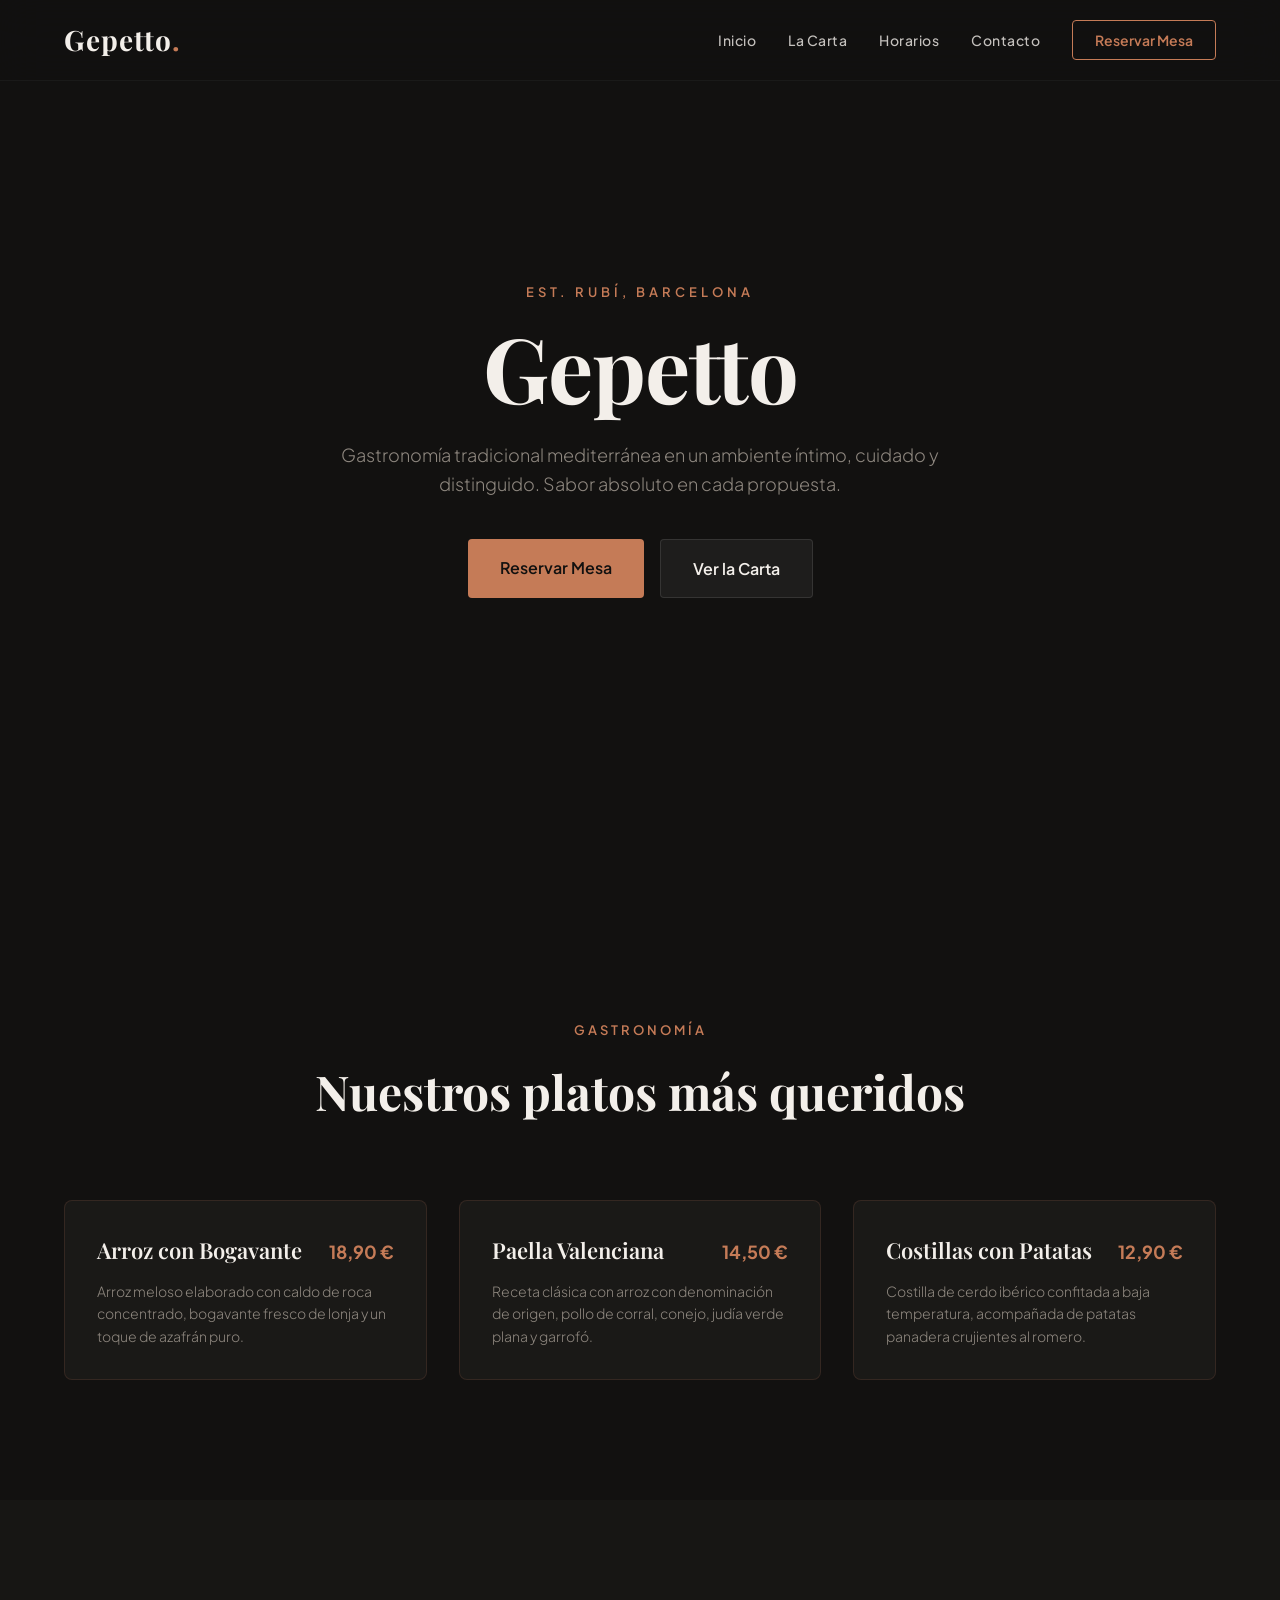
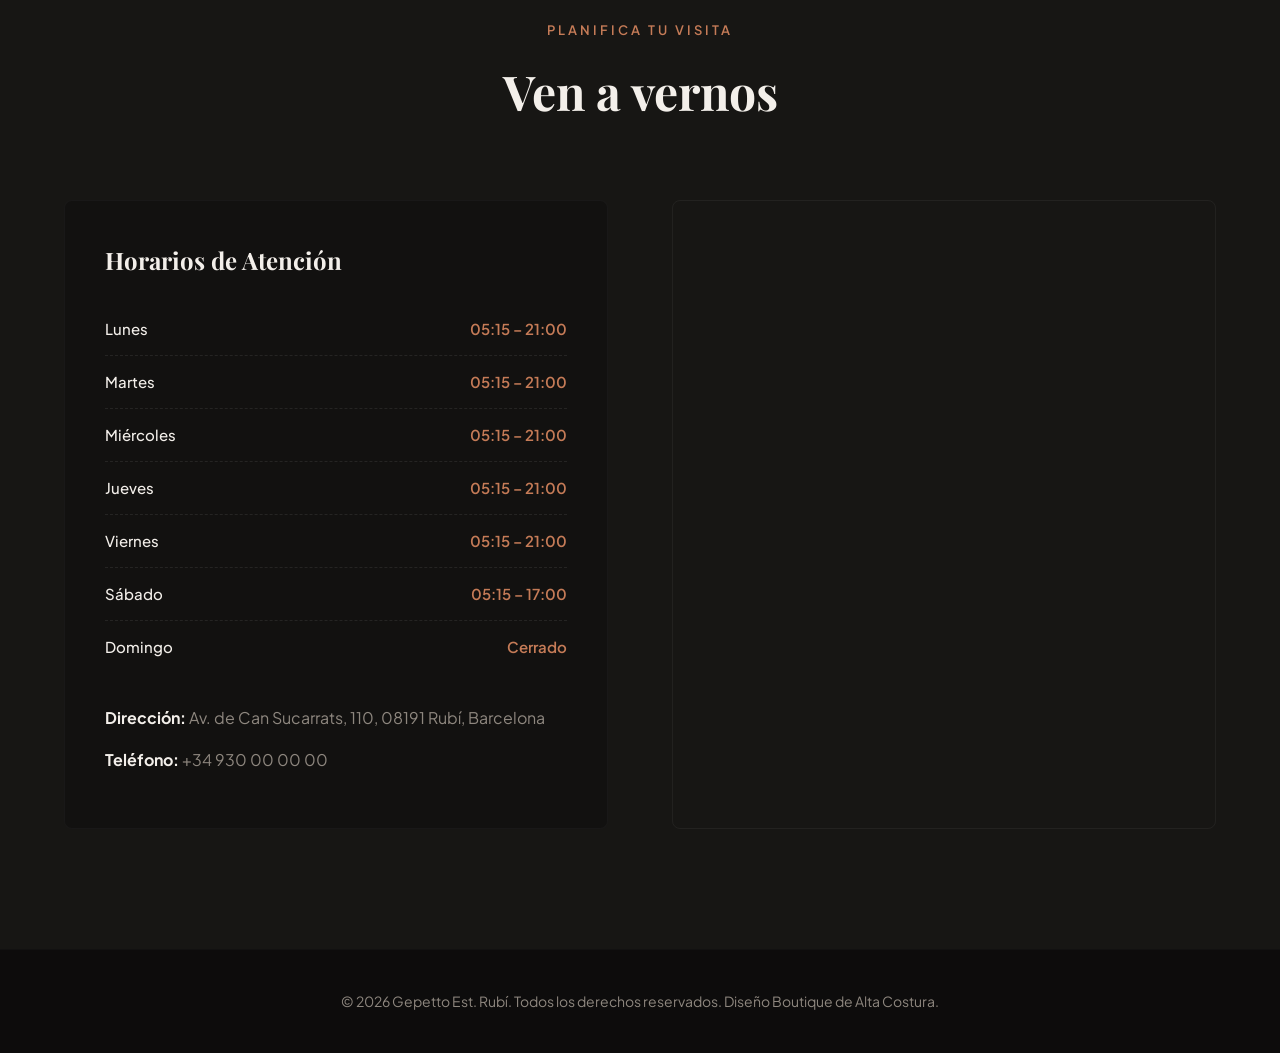
<file: index.html>
<!DOCTYPE html>
<html lang="es">
<head>
    <meta charset="UTF-8">
    <meta name="viewport" content="width=device-width, initial-scale=1.0">
    <title>Gepetto | Est. Rubí, Barcelona</title>
    <link rel="preconnect" href="https://fonts.googleapis.com">
    <link rel="preconnect" href="https://fonts.gstatic.com" crossorigin>
    <link href="https://fonts.googleapis.com/css2?family=Playfair+Display:ital,wght@0,400;0,600;0,700;1,400&family=Plus+Jakarta+Sans:wght@300;400;500;600;700&display=swap" rel="stylesheet">
    
    <style>
        /* --- SYSTEM DESIGN & RESET --- */
        :root {
            --bg-dark: #121110;
            --bg-card: #1A1917;
            --bg-light: #FAF8F5;
            --text-light: #F3EFEA;
            --text-dark: #2D2A26;
            --text-muted: #8E877F;
            --accent: #C57B57;
            --accent-hover: #E08D65;
            --border: rgba(197, 123, 87, 0.15);
            --font-serif: 'Playfair Display', serif;
            --font-sans: 'Plus Jakarta Sans', sans-serif;
            --transition: all 0.4s cubic-bezier(0.16, 1, 0.3, 1);
        }

        * {
            margin: 0;
            padding: 0;
            box-sizing: border-box;
            scroll-behavior: smooth;
        }

        body {
            font-family: var(--font-sans);
            background-color: var(--bg-dark);
            color: var(--text-light);
            overflow-x: hidden;
            line-height: 1.6;
        }

        .container {
            width: 100%;
            max-width: 1200px;
            margin: 0 auto;
            padding: 0 24px;
        }

        /* --- NAVBAR PREMIUM --- */
        header {
            position: fixed;
            top: 0;
            left: 0;
            width: 100%;
            z-index: 1000;
            background: rgba(18, 17, 16, 0.75);
            backdrop-filter: blur(20px);
            -webkit-backdrop-filter: blur(20px);
            border-bottom: 1px solid rgba(255, 255, 255, 0.04);
            transition: var(--transition);
        }

        header.scrolled {
            background: rgba(18, 17, 16, 0.95);
            padding: 5px 0;
            box-shadow: 0 10px 30px rgba(0,0,0,0.5);
        }

        .nav-container {
            display: flex;
            justify-content: space-between;
            align-items: center;
            height: 80px;
        }

        .logo {
            font-family: var(--font-serif);
            font-size: 28px;
            font-weight: 700;
            color: var(--text-light);
            text-decoration: none;
            letter-spacing: 1px;
        }

        .logo span {
            color: var(--accent);
        }

        .nav-menu {
            display: flex;
            align-items: center;
            list-style: none;
            gap: 32px;
        }

        .nav-link {
            color: var(--text-light);
            text-decoration: none;
            font-size: 14px;
            font-weight: 500;
            letter-spacing: 0.5px;
            opacity: 0.8;
            transition: var(--transition);
        }

        .nav-link:hover {
            opacity: 1;
            color: var(--accent);
        }

        .btn-reserve {
            background: transparent;
            color: var(--accent);
            border: 1px solid var(--accent);
            padding: 10px 22px;
            border-radius: 4px;
            text-decoration: none;
            font-size: 14px;
            font-weight: 600;
            transition: var(--transition);
        }

        .btn-reserve:hover {
            background: var(--accent);
            color: var(--bg-dark);
            box-shadow: 0 4px 15px rgba(197, 123, 87, 0.3);
        }

        .menu-toggle {
            display: none;
            flex-direction: column;
            gap: 6px;
            background: transparent;
            border: none;
            cursor: pointer;
        }

        .menu-toggle span {
            width: 28px;
            height: 2px;
            background-color: var(--text-light);
            transition: var(--transition);
        }

        /* --- HERO SECTON --- */
        .hero {
            min-height: 100vh;
            display: flex;
            align-items: center;
            justify-content: center;
            text-align: center;
            position: relative;
            background: linear-gradient(rgba(18, 17, 16, 0.6), rgba(18, 17, 16, 0.9)), url('https://images.unsplash.com/photo-1514933651103-005eec06c04b?q=80&w=1974&auto=format&fit=crop') center/cover no-repeat;
            padding-top: 100px;
        }

        .hero-subtitle {
            font-size: 13px;
            text-transform: uppercase;
            letter-spacing: 4px;
            color: var(--accent);
            font-weight: 600;
            margin-bottom: 16px;
        }

        .hero-title {
            font-family: var(--font-serif);
            font-size: clamp(48px, 8vw, 90px);
            font-weight: 700;
            line-height: 1.1;
            margin-bottom: 24px;
            letter-spacing: -1px;
        }

        .hero-desc {
            max-width: 600px;
            margin: 0 auto 40px auto;
            font-size: 18px;
            color: var(--text-muted);
            font-weight: 300;
        }

        .hero-btns {
            display: flex;
            gap: 16px;
            justify-content: center;
        }

        .btn-primary {
            background: var(--accent);
            color: var(--bg-dark);
            padding: 16px 32px;
            border-radius: 4px;
            text-decoration: none;
            font-weight: 600;
            transition: var(--transition);
        }

        .btn-primary:hover {
            background: var(--accent-hover);
            transform: translateY(-2px);
        }

        .btn-secondary {
            background: rgba(255, 255, 255, 0.05);
            color: var(--text-light);
            border: 1px solid rgba(255, 255, 255, 0.1);
            padding: 16px 32px;
            border-radius: 4px;
            text-decoration: none;
            font-weight: 600;
            transition: var(--transition);
        }

        .btn-secondary:hover {
            background: rgba(255, 255, 255, 0.1);
            transform: translateY(-2px);
        }

        /* --- SECTIONS COMMON --- */
        section {
            padding: 120px 0;
        }

        .section-header {
            text-align: center;
            margin-bottom: 70px;
        }

        .section-subtitle {
            font-size: 13px;
            text-transform: uppercase;
            letter-spacing: 3px;
            color: var(--accent);
            font-weight: 600;
            margin-bottom: 12px;
            display: block;
        }

        .section-title {
            font-family: var(--font-serif);
            font-size: clamp(32px, 4vw, 48px);
            font-weight: 700;
        }

        /* --- CARTA / MENU --- */
        .menu-grid {
            display: grid;
            grid-template-columns: repeat(auto-fit, minmax(320px, 1fr));
            gap: 32px;
        }

        .menu-card {
            background: var(--bg-card);
            border: 1px solid var(--border);
            border-radius: 8px;
            padding: 32px;
            transition: var(--transition);
            position: relative;
        }

        .menu-card:hover {
            transform: translateY(-5px);
            box-shadow: 0 15px 40px rgba(0,0,0,0.4);
            border-color: var(--accent);
        }

        .menu-card-header {
            display: flex;
            justify-content: space-between;
            align-items: baseline;
            margin-bottom: 12px;
            gap: 16px;
        }

        .menu-card-title {
            font-family: var(--font-serif);
            font-size: 22px;
            font-weight: 600;
        }

        .menu-card-price {
            color: var(--accent);
            font-weight: 700;
            font-size: 18px;
            white-space: nowrap;
        }

        .menu-card-desc {
            color: var(--text-muted);
            font-size: 14px;
            font-weight: 300;
        }

        /* --- HORARIOS Y LOCALIZACIÓN --- */
        .info-section {
            background-color: #171614;
        }

        .info-grid {
            display: grid;
            grid-template-columns: 1fr 1fr;
            gap: 64px;
            align-items: start;
        }

        .hours-box {
            background: var(--bg-dark);
            border: 1px solid rgba(255, 255, 255, 0.03);
            padding: 40px;
            border-radius: 8px;
        }

        .hours-box h3 {
            font-family: var(--font-serif);
            font-size: 24px;
            margin-bottom: 24px;
            color: var(--text-light);
        }

        .hours-list {
            list-style: none;
        }

        .hours-row {
            display: flex;
            justify-content: space-between;
            padding: 14px 0;
            border-bottom: 1px dashed rgba(255, 255, 255, 0.08);
            font-size: 15px;
        }

        .hours-row:last-child {
            border-bottom: none;
        }

        .hours-row .day {
            font-weight: 500;
            color: var(--text-light);
        }

        .hours-row .time {
            color: var(--accent);
            font-weight: 600;
        }

        .contact-details {
            margin-top: 32px;
        }

        .contact-item {
            margin-bottom: 16px;
            font-size: 16px;
            color: var(--text-muted);
        }

        .contact-item strong {
            color: var(--text-light);
        }

        .map-wrapper {
            width: 100%;
            height: 100%;
            min-height: 400px;
            border-radius: 8px;
            overflow: hidden;
            border: 1px solid rgba(255, 255, 255, 0.05);
        }

        /* --- FOOTER --- */
        footer {
            background: #0d0c0c;
            padding: 40px 0;
            text-align: center;
            border-top: 1px solid rgba(255, 255, 255, 0.02);
            font-size: 14px;
            color: var(--text-muted);
        }

        /* --- ANIMACIONES REVEAL (JS) --- */
        .reveal {
            opacity: 0;
            transform: translateY(30px);
            transition: opacity 0.8s ease, transform 0.8s cubic-bezier(0.16, 1, 0.3, 1);
        }

        .reveal.active {
            opacity: 1;
            transform: translateY(0);
        }

        /* --- RESPONSIVE MEDIA QUERIES --- */
        @media (max-width: 992px) {
            .info-grid {
                grid-template-columns: 1fr;
                gap: 48px;
            }
            .map-wrapper {
                min-height: 350px;
            }
        }

        @media (max-width: 768px) {
            .nav-menu {
                position: fixed;
                top: 80px;
                left: -100%;
                width: 100%;
                height: calc(100vh - 80px);
                background: var(--bg-dark);
                flex-direction: column;
                padding: 48px 24px;
                gap: 24px;
                transition: var(--transition);
                border-top: 1px solid rgba(255, 255, 255, 0.05);
            }

            .nav-menu.active {
                left: 0;
            }

            .menu-toggle {
                display: flex;
            }

            .menu-toggle.active span:nth-child(1) {
                transform: translateY(8px) rotate(45deg);
            }
            .menu-toggle.active span:nth-child(2) {
                opacity: 0;
            }
            .menu-toggle.active span:nth-child(3) {
                transform: translateY(-8px) rotate(-45deg);
            }

            .hero-btns {
                flex-direction: column;
                align-items: center;
            }

            .btn-primary, .btn-secondary {
                width: 100%;
                max-width: 300px;
                text-align: center;
            }
        }
    </style>
</head>
<body>

    <header id="header">
        <div class="container nav-container">
            <a href="#" class="logo">Gepetto<span>.</span></a>
            <ul class="nav-menu" id="nav-menu">
                <li><a href="#inicio" class="nav-link">Inicio</a></li>
                <li><a href="#carta" class="nav-link">La Carta</a></li>
                <li><a href="#visitanos" class="nav-link">Horarios</a></li>
                <li><a href="#visitanos" class="nav-link">Contacto</a></li>
                <li><a href="#visitanos" class="btn-reserve">Reservar Mesa</a></li>
            </ul>
            <button class="menu-toggle" id="menu-toggle" aria-label="Menu">
                <span></span>
                <span></span>
                <span></span>
            </button>
        </div>
    </header>

    <section id="inicio" class="hero">
        <div class="container">
            <p class="hero-subtitle">Est. Rubí, Barcelona</p>
            <h1 class="hero-title">Gepetto</h1>
            <p class="hero-desc">Gastronomía tradicional mediterránea en un ambiente íntimo, cuidado y distinguido. Sabor absoluto en cada propuesta.</p>
            <div class="hero-btns">
                <a href="#visitanos" class="btn-primary">Reservar Mesa</a>
                <a href="#carta" class="btn-secondary">Ver la Carta</a>
            </div>
        </div>
    </section>

    <section id="carta">
        <div class="container">
            <div class="section-header reveal">
                <span class="section-subtitle">Gastronomía</span>
                <h2 class="section-title">Nuestros platos más queridos</h2>
            </div>
            
            <div class="menu-grid">
                <div class="menu-card reveal">
                    <div class="menu-card-header">
                        <h3 class="menu-card-title">Arroz con Bogavante</h3>
                        <span class="menu-card-price">18,90 €</span>
                    </div>
                    <p class="menu-card-desc">Arroz meloso elaborado con caldo de roca concentrado, bogavante fresco de lonja y un toque de azafrán puro.</p>
                </div>

                <div class="menu-card reveal">
                    <div class="menu-card-header">
                        <h3 class="menu-card-title">Paella Valenciana</h3>
                        <span class="menu-card-price">14,50 €</span>
                    </div>
                    <p class="menu-card-desc">Receta clásica con arroz con denominación de origen, pollo de corral, conejo, judía verde plana y garrofó.</p>
                </div>

                <div class="menu-card reveal">
                    <div class="menu-card-header">
                        <h3 class="menu-card-title">Costillas con Patatas</h3>
                        <span class="menu-card-price">12,90 €</span>
                    </div>
                    <p class="menu-card-desc">Costilla de cerdo ibérico confitada a baja temperatura, acompañada de patatas panadera crujientes al romero.</p>
                </div>
            </div>
        </div>
    </section>

    <section id="visitanos" class="info-section">
        <div class="container">
            <div class="section-header reveal">
                <span class="section-subtitle">Planifica tu visita</span>
                <h2 class="section-title">Ven a vernos</h2>
            </div>

            <div class="info-grid">
                <div class="hours-box reveal">
                    <h3>Horarios de Atención</h3>
                    <ul class="hours-list">
                        <li class="hours-row"><span class="day">Lunes</span><span class="time">05:15 – 21:00</span></li>
                        <li class="hours-row"><span class="day">Martes</span><span class="time">05:15 – 21:00</span></li>
                        <li class="hours-row"><span class="day">Miércoles</span><span class="time">05:15 – 21:00</span></li>
                        <li class="hours-row"><span class="day">Jueves</span><span class="time">05:15 – 21:00</span></li>
                        <li class="hours-row"><span class="day">Viernes</span><span class="time">05:15 – 21:00</span></li>
                        <li class="hours-row"><span class="day">Sábado</span><span class="time">05:15 – 17:00</span></li>
                        <li class="hours-row"><span class="day">Domingo</span><span class="time">Cerrado</span></li>
                    </ul>

                    <div class="contact-details">
                        <div class="contact-item"><strong>Dirección:</strong> Av. de Can Sucarrats, 110, 08191 Rubí, Barcelona</div>
                        <div class="contact-item"><strong>Teléfono:</strong> +34 930 00 00 00</div>
                    </div>
                </div>

                <div class="map-wrapper reveal">
                    <iframe 
                        src="https://www.google.com/maps/embed?pb=!1m18!1m12!1m3!1d2987.2188849741165!2d2.0163351!3d41.510368!2m3!1f0!2f0!3f0!3m2!1i1024!2i768!4f13.1!3m3!1m2!1s0x12a4936d9365c4ef%3A0xf673ad3f32f30620!2sAv.%20de%20Can%20Sucarrats%2C%20110%2C%2008191%20Rub%C3%AD%2C%20Barcelona!5e0!3m2!1ses!2ses!4v1700000000000!5m2!1ses!2ses" 
                        width="100%" 
                        height="100%" 
                        style="border:0; filter: grayscale(1) invert(0.9) contrast(1.2);" 
                        allowfullscreen="" 
                        loading="lazy" 
                        referrerpolicy="no-referrer-when-downgrade">
                    </iframe>
                </div>
            </div>
        </div>
    </section>

    <footer>
        <p>&copy; 2026 Gepetto Est. Rubí. Todos los derechos reservados. Diseño Boutique de Alta Costura.</p>
    </footer>

    <script>
        // Efecto scroll en Navbar
        const header = document.getElementById('header');
        window.addEventListener('scroll', () => {
            if (window.scrollY > 50) {
                header.classList.add('scrolled');
            } else {
                header.classList.remove('scrolled');
            }
        });

        // Menú Hamburguesa Móvil
        const menuToggle = document.getElementById('menu-toggle');
        const navMenu = document.getElementById('nav-menu');

        menuToggle.addEventListener('click', () => {
            menuToggle.classList.toggle('active');
            navMenu.classList.toggle('active');
        });

        // Cerrar menú al hacer click en un enlace
        document.querySelectorAll('.nav-link').forEach(link => {
            link.addEventListener('click', () => {
                menuToggle.classList.remove('active');
                navMenu.classList.remove('active');
            });
        });

        // IntersectionObserver para animaciones fluidas (Reveal)
        const revealElements = document.querySelectorAll('.reveal');
        const observer = new IntersectionObserver((entries) => {
            entries.forEach(entry => {
                if (entry.isIntersecting) {
                    entry.target.classList.add('active');
                }
            });
        }, { threshold: 0.1 });

        revealElements.forEach(element => {
            observer.observe(element);
        });
        
        // Disparar las animaciones iniciales del Hero inmediatamente
        window.addEventListener('DOMContentLoaded', () => {
            setTimeout(() => {
                document.querySelectorAll('.reveal').forEach((el, index) => {
                    if(index < 2) el.classList.add('active');
                });
            }, 200);
        });
    </script>
</body>
</html>
</file>
